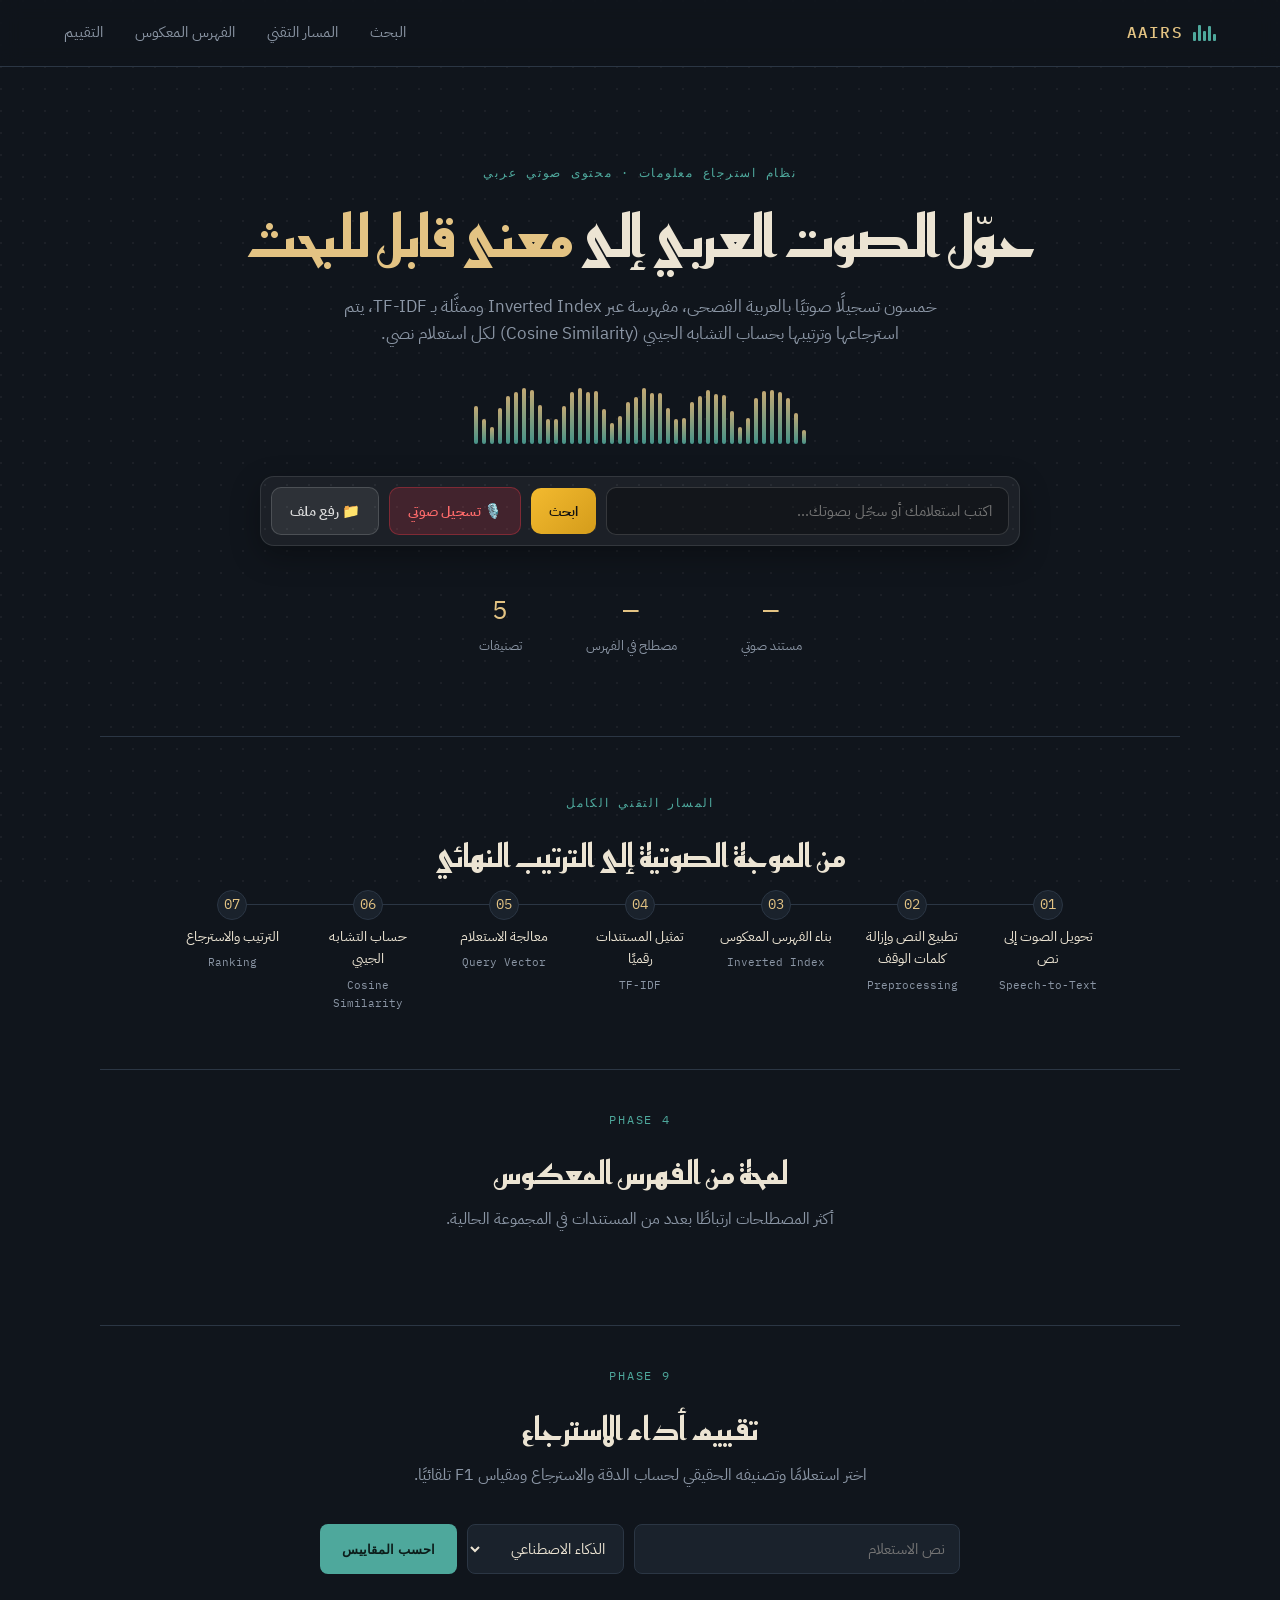
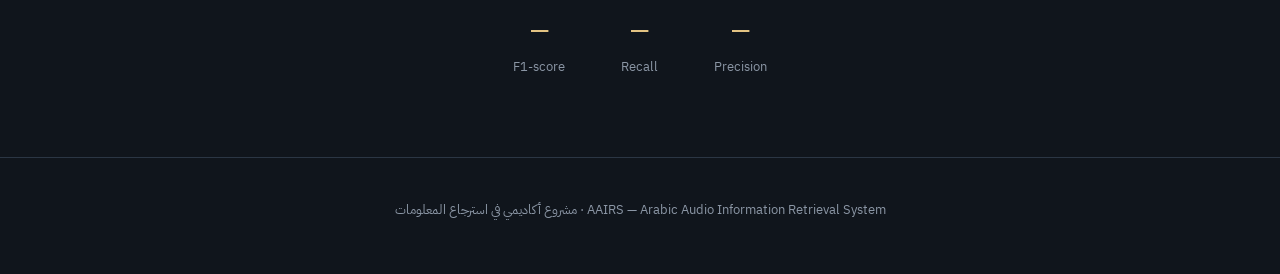
<file: frontend/index.html>
<!DOCTYPE html>
<html lang="ar" dir="rtl">

<head>
  <meta charset="UTF-8">
  <meta name="viewport" content="width=device-width, initial-scale=1.0">
  <title>AAIRS — نظام استرجاع المعلومات من المحتوى الصوتي العربي</title>
  <link rel="preconnect" href="https://fonts.googleapis.com">
  <link
    href="https://fonts.googleapis.com/css2?family=Reem+Kufi:wght@400..700&family=IBM+Plex+Sans+Arabic:wght@300;400;500;600;700&family=IBM+Plex+Mono:wght@400;500&display=swap"
    rel="stylesheet">
  <link rel="stylesheet" href="css/style.css">
</head>

<body>

  <div class="grain"></div>

  <header class="topbar">
    <div class="topbar__mark">
      <span class="mark-bars" aria-hidden="true">
        <span></span><span></span><span></span><span></span><span></span>
      </span>
      <span class="mark-text">AAIRS</span>
    </div>
    <nav class="topbar__nav">
      <a href="#search">البحث</a>
      <a href="#pipeline">المسار التقني</a>
      <a href="#index">الفهرس المعكوس</a>
      <a href="#evaluate">التقييم</a>
    </nav>
  </header>

  <main>

    <!-- ============ HERO / SEARCH ============ -->
    <section class="hero" id="search">
      <p class="eyebrow">نظام استرجاع معلومات · محتوى صوتي عربي</p>
      <h1 class="hero__title">
        حوّل الصوت العربي إلى
        <span class="hero__title-accent">معنى قابل للبحث</span>
      </h1>
      <p class="hero__subtitle">
        خمسون تسجيلًا صوتيًا بالعربية الفصحى، مفهرسة عبر Inverted Index وممثَّلة بـ TF-IDF،
        يتم استرجاعها وترتيبها بحساب التشابه الجيبي (Cosine Similarity) لكل استعلام نصي.
      </p>

      <div class="waveform" id="waveform" aria-hidden="true"></div>

      <div class="search-box-container">
        <input type="text" id="searchInput" placeholder="اكتب استعلامك أو سجّل بصوتك...">
        <button id="searchBtn" class="btn-primary">ابحث</button>
        <button id="recordBtn" class="btn-record">🎙️ تسجيل صوتي</button>
        <input type="file" id="audioUpload" accept="audio/*" style="display: none;">
        <button id="uploadBtn" class="btn-secondary">📁 رفع ملف</button>
      </div>

      <!-- بطاقة مقاييس التقييم المباشرة -->
      <div id="metricsBox" class="metrics-grid" style="display: none;">
        <div class="metric-card">
          <span class="label">النص المفرغ:</span>
          <strong id="transcribedText">-</strong>
        </div>
        <div class="metric-card">
          <span class="label">التصنيف المكتشف:</span>
          <strong id="predictedCat">-</strong>
        </div>
        <div class="metric-card">
          <span class="label">Precision:</span>
          <strong id="precisionVal">0.00</strong>
        </div>
        <div class="metric-card">
          <span class="label">Recall:</span>
          <strong id="recallVal">0.00</strong>
        </div>
        <div class="metric-card">
          <span class="label">F1-Score:</span>
          <strong id="f1Val">0.00</strong>
        </div>
      </div>

      <p class="demo-flag" id="demo-flag" hidden>
        وضع العرض التجريبي: النتائج مبنية على بيانات محلية مؤقتة إلى حين ربط الموقع بنموذجك عبر
        <code>API_BASE_URL</code> في ملف <code>js/main.js</code>.
      </p>

      <div class="hero__stats" id="corpus-stats">
        <div class="stat"><span class="stat__num" data-stat="total_documents">—</span><span class="stat__label">مستند
            صوتي</span></div>
        <div class="stat"><span class="stat__num" data-stat="vocabulary_size">—</span><span class="stat__label">مصطلح في
            الفهرس</span></div>
        <div class="stat"><span class="stat__num">5</span><span class="stat__label">تصنيفات</span></div>
      </div>
    </section>

    <!-- ============ RESULTS ============ -->
    <section class="results-section" id="results-section" hidden>
      <div class="results-section__head">
        <h2 id="results-heading">النتائج</h2>
        <p id="results-meta" class="results-meta"></p>
      </div>
      <div id="results-list" class="results-list"></div>
      <p id="empty-state" class="empty-state" hidden>
        لا توجد مستندات ذات صلة كافية بهذا الاستعلام. جرّب مصطلحات أخرى من التصنيفات الخمسة.
      </p>
    </section>

    <!-- ============ PIPELINE ============ -->
    <section class="pipeline" id="pipeline">
      <p class="eyebrow">المسار التقني الكامل</p>
      <h2 class="section-title">من الموجة الصوتية إلى الترتيب النهائي</h2>
      <ol class="pipeline__steps">
        <li><span class="pipeline__num">01</span><span class="pipeline__label">تحويل الصوت إلى نص</span><span
            class="pipeline__note">Speech-to-Text</span></li>
        <li><span class="pipeline__num">02</span><span class="pipeline__label">تطبيع النص وإزالة كلمات الوقف</span><span
            class="pipeline__note">Preprocessing</span></li>
        <li><span class="pipeline__num">03</span><span class="pipeline__label">بناء الفهرس المعكوس</span><span
            class="pipeline__note">Inverted Index</span></li>
        <li><span class="pipeline__num">04</span><span class="pipeline__label">تمثيل المستندات رقميًا</span><span
            class="pipeline__note">TF-IDF</span></li>
        <li><span class="pipeline__num">05</span><span class="pipeline__label">معالجة الاستعلام</span><span
            class="pipeline__note">Query Vector</span></li>
        <li><span class="pipeline__num">06</span><span class="pipeline__label">حساب التشابه الجيبي</span><span
            class="pipeline__note">Cosine Similarity</span></li>
        <li><span class="pipeline__num">07</span><span class="pipeline__label">الترتيب والاسترجاع</span><span
            class="pipeline__note">Ranking</span></li>
      </ol>
    </section>

    <!-- ============ INVERTED INDEX PREVIEW ============ -->
    <section class="index-preview" id="index">
      <p class="eyebrow">Phase 4</p>
      <h2 class="section-title">لمحة من الفهرس المعكوس</h2>
      <p class="section-sub">أكثر المصطلحات ارتباطًا بعدد من المستندات في المجموعة الحالية.</p>
      <div id="index-table" class="index-table"></div>
    </section>

    <!-- ============ EVALUATION ============ -->
    <section class="evaluate" id="evaluate">
      <p class="eyebrow">Phase 9</p>
      <h2 class="section-title">تقييم أداء الاسترجاع</h2>
      <p class="section-sub">اختر استعلامًا وتصنيفه الحقيقي لحساب الدقة والاسترجاع ومقياس F1 تلقائيًا.</p>

      <form class="evaluate__form" id="evaluate-form">
        <input type="text" id="eval-query" class="evaluate__input" placeholder="نص الاستعلام" />
        <select id="eval-category" class="evaluate__select">
          <option value="AI">الذكاء الاصطناعي</option>
          <option value="IR">استرجاع المعلومات</option>
          <option value="HEALTHY">الصحة</option>
          <option value="EDU">التعليم</option>
          <option value="SPORT">الرياضة</option>
        </select>
        <button type="submit" class="evaluate__button">احسب المقاييس</button>
      </form>

      <div id="metrics" class="metrics" hidden>
        <div class="metric"><span class="metric__value" id="metric-precision">—</span><span
            class="metric__label">Precision</span></div>
        <div class="metric"><span class="metric__value" id="metric-recall">—</span><span
            class="metric__label">Recall</span></div>
        <div class="metric"><span class="metric__value" id="metric-f1">—</span><span
            class="metric__label">F1-score</span></div>
      </div>
    </section>

  </main>

  <footer class="footer">
    <p>AAIRS — Arabic Audio Information Retrieval System · مشروع أكاديمي في استرجاع المعلومات</p>
  </footer>

  <script src="js/main.js"></script>
</body>

</html>
</file>
<file: frontend/css/style.css>
/* ==========================================================================
   AAIRS — design tokens
   ink        deep background, evokes a night reading room / manuscript hall
   surface    card / panel background, one step lighter than ink
   gold       primary accent — audio waveform, gilded manuscript lettering
   teal       secondary accent — similarity / vector data
   parchment  primary light text, warm off-white (not pure white)
   muted      secondary text
   ========================================================================== */
:root{
  --ink:        #10151c;
  --ink-2:      #161d26;
  --surface:    #1a222c;
  --surface-2:  #212b37;
  --line:       #2b3644;
  --gold:       #c99a43;
  --gold-soft:  #e3c383;
  --teal:       #4ea89c;
  --parchment:  #ece4d3;
  --muted:      #8b96a5;
  --danger:     #c9603f;

  --font-display: 'Reem Kufi', system-ui, sans-serif;
  --font-body: 'IBM Plex Sans Arabic', system-ui, sans-serif;
  --font-mono: 'IBM Plex Mono', ui-monospace, monospace;

  --radius: 14px;
  --radius-sm: 8px;
  --container: 1080px;
}

*{ box-sizing: border-box; }
html{ scroll-behavior: smooth; }

body{
  margin: 0;
  background: var(--ink);
  color: var(--parchment);
  font-family: var(--font-body);
  line-height: 1.6;
  position: relative;
  overflow-x: hidden;
}

/* subtle grain / texture so the flat dark bg doesn't feel like a generic gradient */
.grain{
  position: fixed;
  inset: 0;
  pointer-events: none;
  z-index: 0;
  opacity: 0.05;
  background-image:
    radial-gradient(circle at 1px 1px, #ffffff 1px, transparent 0);
  background-size: 22px 22px;
}

a{ color: inherit; }

@media (prefers-reduced-motion: reduce){
  *{ animation-duration: 0.001ms !important; animation-iteration-count: 1 !important; transition-duration: 0.001ms !important; scroll-behavior: auto !important; }
}

/* ---------------------------------- topbar ---------------------------------- */
.topbar{
  position: sticky;
  top: 0;
  z-index: 20;
  display: flex;
  align-items: center;
  justify-content: space-between;
  padding: 20px clamp(20px, 5vw, 64px);
  background: rgba(16, 21, 28, 0.82);
  backdrop-filter: blur(10px);
  border-bottom: 1px solid var(--line);
}
.topbar__mark{
  display: flex;
  align-items: center;
  gap: 10px;
  font-family: var(--font-mono);
  letter-spacing: 0.08em;
  font-weight: 500;
  color: var(--gold-soft);
}
.mark-bars{
  display: inline-flex;
  align-items: flex-end;
  gap: 2px;
  height: 16px;
}
.mark-bars span{
  width: 3px;
  background: var(--teal);
  border-radius: 1px;
  animation: bars 1.4s ease-in-out infinite;
}
.mark-bars span:nth-child(1){ height: 40%; animation-delay: 0s; }
.mark-bars span:nth-child(2){ height: 90%; animation-delay: 0.15s; }
.mark-bars span:nth-child(3){ height: 60%; animation-delay: 0.3s; }
.mark-bars span:nth-child(4){ height: 100%; animation-delay: 0.45s; }
.mark-bars span:nth-child(5){ height: 55%; animation-delay: 0.6s; }
@keyframes bars{
  0%, 100% { transform: scaleY(0.5); }
  50% { transform: scaleY(1); }
}
.topbar__nav{
  display: flex;
  gap: clamp(16px, 3vw, 32px);
  font-size: 0.92rem;
  color: var(--muted);
}
.topbar__nav a{ text-decoration: none; transition: color 0.2s; }
.topbar__nav a:hover{ color: var(--gold-soft); }

/* ---------------------------------- hero ---------------------------------- */
main{ position: relative; z-index: 1; }

.hero{
  max-width: var(--container);
  margin: 0 auto;
  padding: clamp(48px, 10vw, 96px) clamp(20px, 5vw, 64px) 40px;
  text-align: center;
}
.eyebrow{
  font-family: var(--font-mono);
  font-size: 0.78rem;
  letter-spacing: 0.14em;
  color: var(--teal);
  text-transform: uppercase;
  margin: 0 0 18px;
}
.hero__title{
  font-family: var(--font-display);
  font-weight: 700;
  font-size: clamp(2.1rem, 5.5vw, 3.6rem);
  line-height: 1.25;
  margin: 0 0 20px;
  color: var(--parchment);
}
.hero__title-accent{
  color: var(--gold-soft);
}
.hero__subtitle{
  max-width: 640px;
  margin: 0 auto 40px;
  color: var(--muted);
  font-size: clamp(0.98rem, 1.4vw, 1.08rem);
}

/* signature element: animated waveform that reads as "audio becoming data" */
.waveform{
  display: flex;
  align-items: flex-end;
  justify-content: center;
  gap: 4px;
  height: 56px;
  margin: 0 auto 32px;
  max-width: 420px;
}
.waveform span{
  display: block;
  width: 4px;
  background: linear-gradient(180deg, var(--gold-soft), var(--teal));
  border-radius: 2px;
  opacity: 0.85;
}

.searchbar{
  display: flex;
  gap: 10px;
  max-width: 640px;
  margin: 0 auto;
  background: var(--surface);
  border: 1px solid var(--line);
  border-radius: 999px;
  padding: 6px 6px 6px 20px;
}
.searchbar__input{
  flex: 1;
  border: none;
  background: transparent;
  color: var(--parchment);
  font-family: var(--font-body);
  font-size: 1rem;
  padding: 12px 8px;
  outline: none;
}
.searchbar__input::placeholder{ color: var(--muted); }
.searchbar__button{
  border: none;
  border-radius: 999px;
  padding: 12px 28px;
  background: var(--gold);
  color: #1a130a;
  font-family: var(--font-body);
  font-weight: 600;
  font-size: 0.98rem;
  cursor: pointer;
  transition: background 0.2s, transform 0.15s;
}
.searchbar__button:hover{ background: var(--gold-soft); }
.searchbar__button:active{ transform: scale(0.97); }

.demo-flag{
  max-width: 560px;
  margin: 18px auto 0;
  font-size: 0.82rem;
  color: var(--muted);
  border: 1px dashed var(--line);
  border-radius: var(--radius-sm);
  padding: 10px 16px;
}
.demo-flag code{
  font-family: var(--font-mono);
  color: var(--teal);
}

.hero__stats{
  display: flex;
  justify-content: center;
  gap: clamp(24px, 6vw, 64px);
  margin-top: 44px;
}
.stat{ display: flex; flex-direction: column; gap: 4px; }
.stat__num{
  font-family: var(--font-mono);
  font-size: 1.6rem;
  color: var(--gold-soft);
}
.stat__label{ font-size: 0.82rem; color: var(--muted); }

/* ---------------------------------- results ---------------------------------- */
.results-section{
  max-width: var(--container);
  margin: 0 auto;
  padding: 0 clamp(20px, 5vw, 64px) 40px;
}
.results-section__head{
  display: flex;
  align-items: baseline;
  justify-content: space-between;
  flex-wrap: wrap;
  gap: 8px;
  margin-bottom: 20px;
}
.results-section__head h2{
  font-family: var(--font-display);
  font-size: 1.5rem;
  margin: 0;
}
.results-meta{
  font-family: var(--font-mono);
  font-size: 0.85rem;
  color: var(--muted);
  margin: 0;
}

.results-list{
  display: grid;
  gap: 14px;
}

.result-card{
  background: var(--surface);
  border: 1px solid var(--line);
  border-radius: var(--radius);
  padding: 20px 22px;
  display: grid;
  grid-template-columns: auto 1fr auto;
  gap: 18px;
  align-items: center;
  transition: border-color 0.2s, transform 0.2s;
}
.result-card:hover{ border-color: var(--gold); }

.result-card__rank{
  font-family: var(--font-mono);
  color: var(--muted);
  font-size: 0.95rem;
  width: 24px;
}

.result-card__body{ min-width: 0; }
.result-card__meta{
  display: flex;
  align-items: center;
  gap: 10px;
  margin-bottom: 8px;
  flex-wrap: wrap;
}
.result-card__id{
  font-family: var(--font-mono);
  font-size: 0.82rem;
  color: var(--gold-soft);
}
.category-chip{
  font-size: 0.76rem;
  padding: 3px 10px;
  border-radius: 999px;
  border: 1px solid var(--line);
  color: var(--muted);
}
.category-chip[data-cat="AI"]{ border-color: #4ea89c66; color: #7fc6bb; }
.category-chip[data-cat="IR"]{ border-color: #c99a4366; color: #e3c383; }
.category-chip[data-cat="HEALTHY"]{ border-color: #c9603f66; color: #e2937a; }
.category-chip[data-cat="EDU"]{ border-color: #6b8fc966; color: #a8c0e6; }
.category-chip[data-cat="SPORT"]{ border-color: #9a7fc966; color: #c1aee6; }

.result-card__transcript{
  margin: 0;
  color: var(--parchment);
  font-size: 1rem;
}

.result-card__right{
  display: flex;
  flex-direction: column;
  align-items: flex-end;
  gap: 10px;
  min-width: 140px;
}
.similarity{
  display: flex;
  flex-direction: column;
  align-items: flex-end;
  gap: 4px;
  width: 130px;
}
.similarity__value{
  font-family: var(--font-mono);
  font-size: 0.9rem;
  color: var(--teal);
}
.similarity__bar{
  width: 100%;
  height: 5px;
  border-radius: 3px;
  background: var(--surface-2);
  overflow: hidden;
}
.similarity__bar-fill{
  height: 100%;
  background: linear-gradient(90deg, var(--teal), var(--gold-soft));
  border-radius: 3px;
}

audio{
  width: 160px;
  height: 32px;
}
audio::-webkit-media-controls-panel{ background: var(--surface-2); }

.empty-state{
  text-align: center;
  color: var(--muted);
  padding: 32px 0;
}

@media (max-width: 640px){
  .result-card{ grid-template-columns: 1fr; }
  .result-card__right{ align-items: flex-start; }
  .similarity{ align-items: flex-start; }
}

/* ---------------------------------- pipeline ---------------------------------- */
.pipeline{
  max-width: var(--container);
  margin: 40px auto 0;
  padding: 56px clamp(20px, 5vw, 64px);
  border-top: 1px solid var(--line);
  text-align: center;
}
.section-title{
  font-family: var(--font-display);
  font-size: clamp(1.5rem, 3vw, 2rem);
  margin: 0 0 8px;
}
.section-sub{
  color: var(--muted);
  margin: 0 0 36px;
}

.pipeline__steps{
  list-style: none;
  margin: 0;
  padding: 0;
  display: grid;
  grid-template-columns: repeat(auto-fit, minmax(130px, 1fr));
  gap: 0;
  counter-reset: step;
  position: relative;
}
.pipeline__steps li{
  display: flex;
  flex-direction: column;
  align-items: center;
  gap: 6px;
  padding: 0 12px;
  position: relative;
}
.pipeline__steps li:not(:last-child)::after{
  content: "";
  position: absolute;
  top: 14px;
  inset-inline-end: -50%;
  width: 100%;
  height: 1px;
  background: var(--line);
}
.pipeline__num{
  font-family: var(--font-mono);
  color: var(--gold-soft);
  font-size: 0.85rem;
  background: var(--surface);
  border: 1px solid var(--line);
  border-radius: 999px;
  width: 30px;
  height: 30px;
  display: flex;
  align-items: center;
  justify-content: center;
  z-index: 1;
}
.pipeline__label{
  font-size: 0.88rem;
  color: var(--parchment);
  text-align: center;
}
.pipeline__note{
  font-family: var(--font-mono);
  font-size: 0.7rem;
  color: var(--muted);
}

/* ---------------------------------- index preview ---------------------------------- */
.index-preview{
  max-width: var(--container);
  margin: 0 auto;
  padding: 40px clamp(20px, 5vw, 64px) 56px;
  border-top: 1px solid var(--line);
  text-align: center;
}
.index-table{
  display: flex;
  flex-wrap: wrap;
  gap: 10px;
  justify-content: center;
  margin-top: 12px;
}
.index-term{
  display: flex;
  align-items: center;
  gap: 8px;
  background: var(--surface);
  border: 1px solid var(--line);
  border-radius: 999px;
  padding: 8px 16px;
  font-size: 0.88rem;
}
.index-term__word{
  font-family: var(--font-body);
  color: var(--parchment);
}
.index-term__count{
  font-family: var(--font-mono);
  font-size: 0.76rem;
  color: var(--teal);
  background: var(--surface-2);
  border-radius: 999px;
  padding: 2px 8px;
}

/* ---------------------------------- evaluate ---------------------------------- */
.evaluate{
  max-width: var(--container);
  margin: 0 auto;
  padding: 40px clamp(20px, 5vw, 64px) 80px;
  border-top: 1px solid var(--line);
  text-align: center;
}
.evaluate__form{
  display: flex;
  flex-wrap: wrap;
  gap: 10px;
  justify-content: center;
  max-width: 640px;
  margin: 0 auto;
}
.evaluate__input,
.evaluate__select{
  background: var(--surface);
  border: 1px solid var(--line);
  border-radius: var(--radius-sm);
  color: var(--parchment);
  padding: 12px 14px;
  font-family: var(--font-body);
  font-size: 0.95rem;
}
.evaluate__input{ flex: 1; min-width: 200px; }
.evaluate__button{
  border: none;
  border-radius: var(--radius-sm);
  padding: 12px 22px;
  background: var(--teal);
  color: #0c1d1a;
  font-weight: 600;
  cursor: pointer;
  transition: background 0.2s;
}
.evaluate__button:hover{ background: #63bcae; }

.metrics{
  display: flex;
  justify-content: center;
  gap: clamp(24px, 6vw, 56px);
  margin-top: 32px;
}
.metric{ display: flex; flex-direction: column; gap: 4px; }
.metric__value{
  font-family: var(--font-mono);
  font-size: 1.8rem;
  color: var(--gold-soft);
}
.metric__label{ font-size: 0.82rem; color: var(--muted); }

/* ---------------------------------- footer ---------------------------------- */
.footer{
  text-align: center;
  padding: 28px 20px 40px;
  color: var(--muted);
  font-size: 0.82rem;
  border-top: 1px solid var(--line);
}

/* focus visibility */
a:focus-visible, button:focus-visible, input:focus-visible, select:focus-visible{
  outline: 2px solid var(--gold-soft);
  outline-offset: 2px;
}


/* ---------------------------------- Search Controls & Metrics ---------------------------------- */
.search-box-container {
  display: flex;
  flex-wrap: wrap;
  align-items: center;
  justify-content: center;
  gap: 10px;
  width: 100%;
  max-width: 760px;
  margin: 20px auto;
  background: rgba(255, 255, 255, 0.05);
  padding: 10px;
  border-radius: 14px;
  border: 1px solid rgba(255, 255, 255, 0.1);
  box-shadow: 0 10px 30px rgba(0, 0, 0, 0.3);
}

.search-box-container input[type="text"] {
  flex: 1 1 240px;
  background: rgba(0, 0, 0, 0.3);
  border: 1px solid rgba(255, 255, 255, 0.15);
  border-radius: 10px;
  padding: 12px 16px;
  color: #fff;
  font-family: inherit;
  font-size: 0.95rem;
  outline: none;
  transition: border-color 0.2s;
}

.search-box-container input[type="text"]:focus {
  border-color: #f3ba2f;
}

.btn-primary, .btn-record, .btn-secondary {
  padding: 12px 18px;
  border-radius: 10px;
  font-family: inherit;
  font-size: 0.9rem;
  font-weight: 600;
  cursor: pointer;
  border: none;
  transition: all 0.2s ease;
  display: inline-flex;
  align-items: center;
  gap: 6px;
}

.btn-primary {
  background: linear-gradient(135deg, #f3ba2f, #d49c1b);
  color: #111;
}

.btn-primary:hover {
  filter: brightness(1.1);
  transform: translateY(-1px);
}

.btn-record {
  background: rgba(220, 53, 69, 0.2);
  color: #ff6b6b;
  border: 1px solid rgba(220, 53, 69, 0.4);
}

.btn-record:hover {
  background: rgba(220, 53, 69, 0.35);
  transform: translateY(-1px);
}

.btn-record.recording {
  animation: pulse-red 1.2s infinite;
  background: #dc3545;
  color: #fff;
}

@keyframes pulse-red {
  0% { box-shadow: 0 0 0 0 rgba(220, 53, 69, 0.7); }
  70% { box-shadow: 0 0 0 10px rgba(220, 53, 69, 0); }
  100% { box-shadow: 0 0 0 0 rgba(220, 53, 69, 0); }
}

.btn-secondary {
  background: rgba(255, 255, 255, 0.08);
  color: #e0e0e0;
  border: 1px solid rgba(255, 255, 255, 0.15);
}

.btn-secondary:hover {
  background: rgba(255, 255, 255, 0.15);
  transform: translateY(-1px);
}

.metrics-grid {
  display: grid;
  grid-template-columns: repeat(auto-fit, minmax(130px, 1fr));
  gap: 12px;
  width: 100%;
  max-width: 760px;
  margin: 16px auto 0;
  padding: 14px;
  background: rgba(18, 24, 38, 0.8);
  border-radius: 12px;
  border: 1px solid rgba(255, 255, 255, 0.1);
}

.metric-card {
  display: flex;
  flex-direction: column;
  align-items: center;
  text-align: center;
  padding: 10px;
  background: rgba(255, 255, 255, 0.03);
  border-radius: 8px;
  border: 1px solid rgba(255, 255, 255, 0.05);
}

.metric-card .label {
  font-size: 0.75rem;
  color: #8a99ad;
  margin-bottom: 4px;
}

.metric-card strong {
  font-size: 1.05rem;
  color: #f3ba2f;
  word-break: break-word;
}

.recording-pulse, .btn-record.recording {
  animation: pulse-red 1.2s infinite;
  background: #dc3545 !important;
  color: #fff !important;
}
</file>
